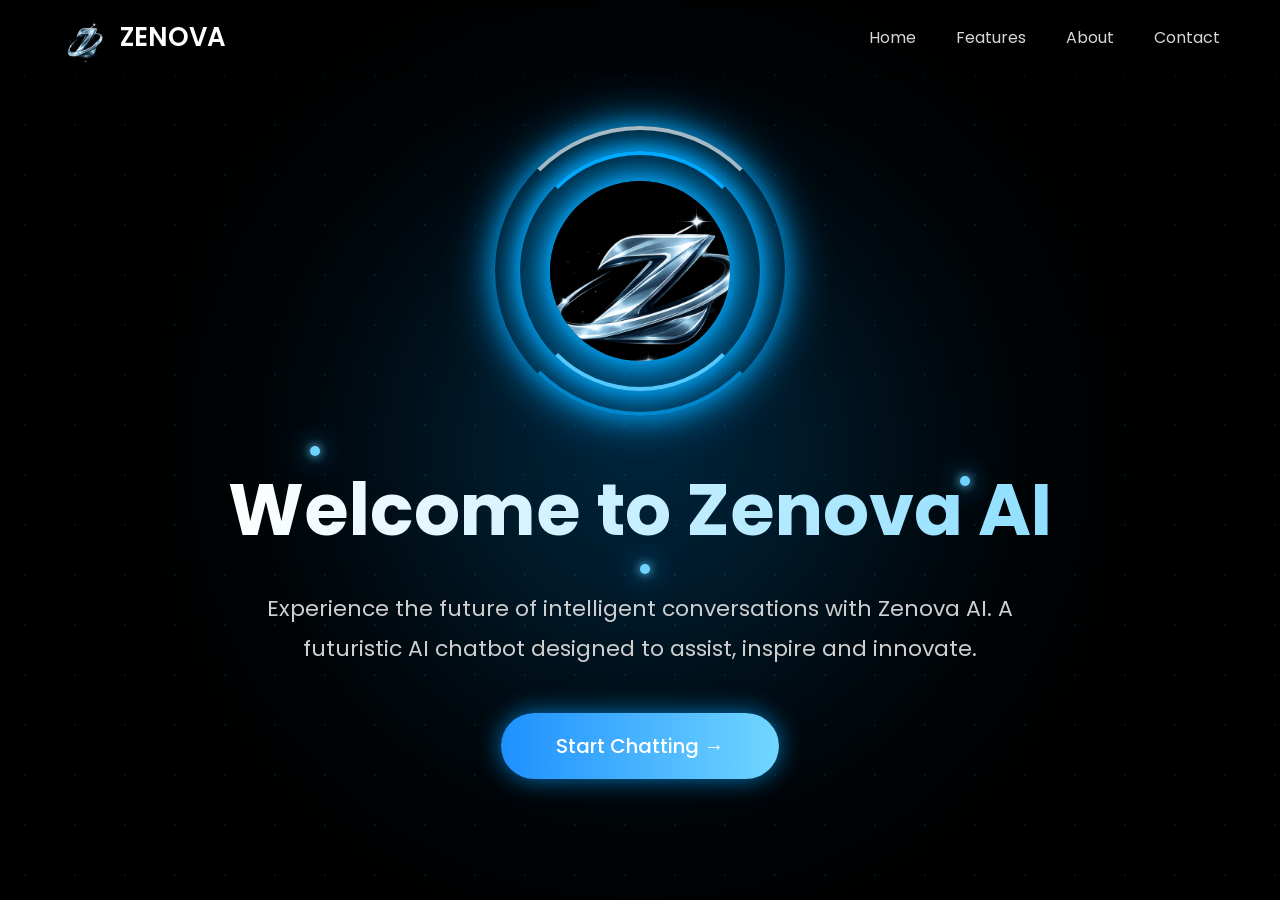
<file: frontend/index.html>
<!DOCTYPE html>
<html lang="en">

<head>

    <meta charset="UTF-8">

    <meta name="viewport" content="width=device-width, initial-scale=1.0">

    <title>Zenova AI</title>
    <link rel="icon" type="image/x-icon" href="./logo.jpeg">

    <link rel="stylesheet" href="style.css">

    <link href="https://fonts.googleapis.com/css2?family=Poppins:wght@300;400;500;600;700;800&display=swap"
        rel="stylesheet">

</head>

<body>

    <div class="particles"></div>

    <!-- NAVBAR -->

    <nav class="navbar">

        <div class="logo-section">

            <img src="./logo.jpeg">

            <h1>ZENOVA</h1>

        </div>

        <ul class="nav-links">

            <li><a href="#">Home</a></li>

            <li><a href="#">Features</a></li>

            <li><a href="#">About</a></li>

            <li><a href="#">Contact</a></li>

        </ul>

    </nav>

    <!-- HERO -->

    <section class="hero">

        <div class="background-glow"></div>

        <!-- LOGO -->

        <div class="logo-container">

            <div class="rotating-ring"></div>

            <div class="rotating-ring ring2"></div>

            <img src="./logo.jpeg" class="hero-logo">

        </div>

        <!-- TITLE -->

        <h1 class="animated-title">

            <span class="text-gradient">
                Welcome to Zenova AI
            </span>

            <div class="spark spark1"></div>
            <div class="spark spark2"></div>
            <div class="spark spark3"></div>

        </h1>

        <!-- DESCRIPTION -->

        <p>
            Experience the future of intelligent conversations with Zenova AI.
            A futuristic AI chatbot designed to assist, inspire and innovate.
        </p>

        <!-- BUTTON -->

        <button class="start-btn" onclick="openChat()">

            Start Chatting →

        </button>

    </section>

    <script src="script.js"></script>

</body>

</html>
</file>
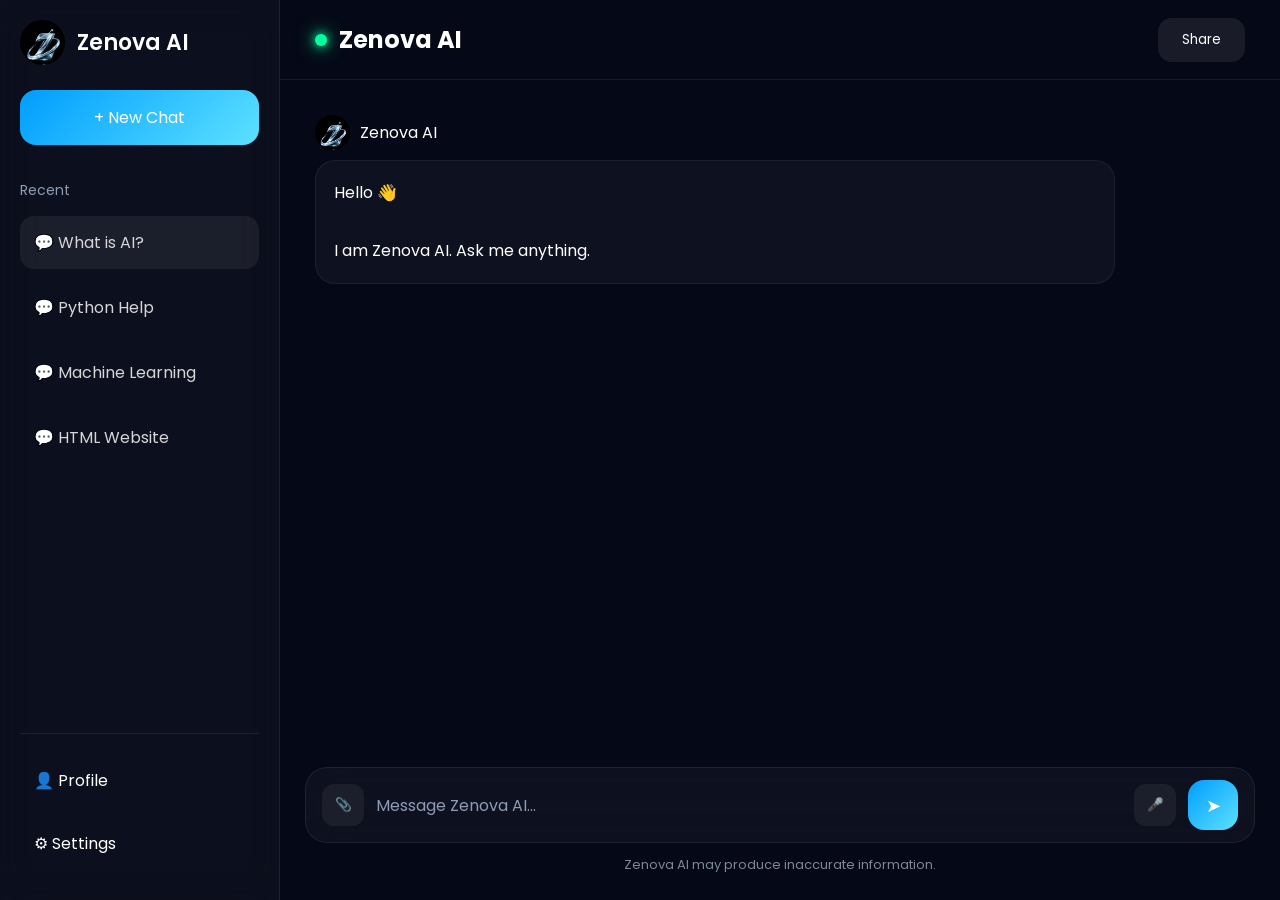
<file: frontend/chat.html>
<!DOCTYPE html>
<html lang="en">

<head>

    <meta charset="UTF-8">

    <meta name="viewport" content="width=device-width, initial-scale=1.0">

    <title>Zenova AI</title>
    
    <link rel="icon" type="image/x-icon" href="./logo.jpeg">

    <link rel="stylesheet" href="chat.css">

    <link href="https://fonts.googleapis.com/css2?family=Poppins:wght@300;400;500;600;700&display=swap"
        rel="stylesheet">

</head>

<body>

    <!-- SIDEBAR -->

    <div class="sidebar">

        <!-- TOP -->

        <div>

            <div class="logo-section">

                <img src="./logo.jpeg">

                <h2>Zenova AI</h2>

            </div>

            <!-- NEW CHAT -->

            <button class="new-chat">

                + New Chat

            </button>

            <!-- HISTORY -->

            <div class="history">

                <p class="history-title">
                    Recent
                </p>

                <div class="history-item active">
                    💬 What is AI?
                </div>

                <div class="history-item">
                    💬 Python Help
                </div>

                <div class="history-item">
                    💬 Machine Learning
                </div>

                <div class="history-item">
                    💬 HTML Website
                </div>

            </div>

        </div>

        <!-- BOTTOM -->

        <div class="bottom-menu">

            <div class="bottom-item">
                👤 Profile
            </div>

            <div class="bottom-item" id="settingsBtn">
                ⚙ Settings
            </div>

        </div>

    </div>

    <!-- MAIN CHAT -->

    <div class="main-chat">

        <!-- TOP BAR -->

        <div class="top-bar">

            <div class="top-left">

                <div class="live-dot"></div>

                <h1>Zenova AI</h1>

            </div>

            <button class="share-btn">

                Share

            </button>

        </div>

        <!-- CHAT BOX -->

        <div class="chat-box" id="chatBox">

            <!-- BOT -->

            <div class="bot-message">

                <div class="message-top">

                    <img src="./logo.jpeg">

                    <span>Zenova AI</span>

                </div>

                <div class="message-text">

                    Hello 👋 <br><br>

                    I am Zenova AI. Ask me anything.

                </div>

            </div>

        </div>

        <!-- INPUT -->

        <div class="input-wrapper">

            <div class="input-area">

                <button class="icon-btn">
                    📎
                </button>

                <input
                    type="text"
                    id="userInput"
                    placeholder="Message Zenova AI..."
                >

                <button class="icon-btn">
                    🎤
                </button>

                <button id="sendBtn" class="send-btn">

                    ➤

                </button>

            </div>

            <p class="bottom-text">
                Zenova AI may produce inaccurate information.
            </p>

        </div>

    </div>

    <!-- SETTINGS PANEL -->

    <div class="settings-panel" id="settingsPanel">

        <!-- HEADER -->

        <div class="settings-header">

            <button class="back-btn" id="closeSettings">

                ←

            </button>

            <h1>Gemini settings</h1>

        </div>

        <!-- SETTINGS ITEMS -->

        <div class="settings-list">

            <div class="setting-item">

                <div class="setting-icon">
                    🔗
                </div>

                <div>

                    <h3>Your public links</h3>

                    <p>
                        Control how you share chats and responses
                    </p>

                </div>

            </div>

            <div class="setting-item">

                <div class="setting-icon">
                    🔊
                </div>

                <div>

                    <h3>Gemini's voice</h3>

                    <p>
                        Choose how Gemini will sound
                    </p>

                </div>

            </div>

            <div class="setting-item">

                <div class="setting-icon">
                    ✨
                </div>

                <div>

                    <h3>Interrupt Live responses</h3>

                    <p>
                        Talk to interrupt Gemini in Live chats
                    </p>

                </div>

                <!-- SWITCH -->

                <label class="switch">

                    <input type="checkbox" checked>

                    <span class="slider"></span>

                </label>

            </div>

            <div class="setting-item">

                <div class="setting-icon">
                    💬
                </div>

                <div>

                    <h3>Caption preferences</h3>

                    <p>
                        Manage device captions
                    </p>

                </div>

            </div>

            <div class="setting-item">

                <div class="setting-icon">
                    🌐
                </div>

                <div>

                    <h3>Languages</h3>

                    <p>
                        For speaking to Gemini
                    </p>

                </div>

            </div>

            <div class="setting-item">

                <div class="setting-icon">
                    ✔
                </div>

                <div>

                    <h3>Talk to Gemini hands-free</h3>

                    <p>
                        Say "Hey Google"
                    </p>

                </div>

            </div>

            <div class="setting-item">

                <div class="setting-icon">
                    📱
                </div>

                <div>

                    <h3>Screen context</h3>

                    <p>
                        Allow Gemini to capture your screen
                    </p>

                </div>

            </div>

        </div>

    </div>

    <script src="chat.js"></script>

</body>

</html>
</file>
<file: frontend/style.css>
*{
    margin:0;
    padding:0;
    box-sizing:border-box;
    font-family:'Poppins',sans-serif;
}

body{
    background:#000;
    color:white;
    overflow:hidden;
    height:100vh;
}

/* PARTICLES */

.particles{
    position:absolute;
    width:100%;
    height:100%;

    background-image:
    radial-gradient(#00aaff 1px, transparent 1px);

    background-size:50px 50px;

    opacity:0.12;

    animation:moveParticles 20s linear infinite;

    z-index:-3;
}

@keyframes moveParticles{

    from{
        transform:translateY(0);
    }

    to{
        transform:translateY(-100px);
    }
}

/* NAVBAR */

.navbar{
    width:100%;
    height:75px;

    display:flex;
    justify-content:space-between;
    align-items:center;

    padding:0 60px;

    position:absolute;
    top:0;
    left:0;

    z-index:100;

    background:transparent;

    backdrop-filter:blur(5px);
}

/* LOGO */

.logo-section{
    display:flex;
    align-items:center;
    gap:12px;
}

.logo-section img{
    width:48px;
    height:48px;
    border-radius:50%;
}

.logo-section h1{
    font-size:26px;
    font-weight:600;
}

/* NAV LINKS */

.nav-links{
    display:flex;
    list-style:none;
    gap:40px;
}

.nav-links a{
    text-decoration:none;
    color:#d6d6d6;
    font-size:16px;
    transition:0.3s;
}

.nav-links a:hover{
    color:#45c7ff;
}

/* HERO */

.hero{
    width:100%;
    height:100vh;

    display:flex;
    flex-direction:column;
    justify-content:center;
    align-items:center;

    text-align:center;

    position:relative;

    overflow:hidden;
}

/* GLOW */

.background-glow{
    position:absolute;

    width:750px;
    height:750px;

    background:radial-gradient(circle,#009dff 0%, transparent 70%);

    filter:blur(120px);

    opacity:0.35;

    z-index:-2;

    animation:pulseGlow 5s infinite alternate;
}

@keyframes pulseGlow{

    from{
        transform:scale(0.8);
        opacity:0.3;
    }

    to{
        transform:scale(1.2);
        opacity:0.55;
    }
}

/* LOGO CONTAINER */

.logo-container{
    position:relative;

    width:300px;
    height:300px;

    display:flex;
    justify-content:center;
    align-items:center;

    margin-bottom:35px;
}

/* CENTER LOGO */

.hero-logo{
    width:180px;
    height:180px;

    border-radius:50%;

    object-fit:cover;

    z-index:2;

    cursor:pointer;

    box-shadow:
    0 0 20px #00aaff,
    0 0 50px #00aaff,
    0 0 90px rgba(0,170,255,0.8);

    animation:
    logoRotate 12s linear infinite,
    float 4s ease-in-out infinite;

    transition:0.5s;
}

/* FLOAT */

@keyframes float{

    0%{
        transform:translateY(0px);
    }

    50%{
        transform:translateY(-10px);
    }

    100%{
        transform:translateY(0px);
    }
}

/* LOGO ROTATION */

@keyframes logoRotate{

    from{
        transform:rotate(0deg);
    }

    to{
        transform:rotate(360deg);
    }
}

/* ROTATING RINGS */

.rotating-ring{
    position:absolute;

    width:240px;
    height:240px;

    border-radius:50%;

    border:4px solid transparent;

    border-top:4px solid #00aaff;

    border-bottom:4px solid #6fd3ff;

    animation:rotate 6s linear infinite;

    box-shadow:
    0 0 20px #00aaff,
    0 0 50px #00aaff;
}

/* SECOND RING */

.ring2{
    width:290px;
    height:290px;

    border-top:4px solid white;

    border-bottom:4px solid #00aaff;

    animation:rotateReverse 10s linear infinite;

    opacity:0.7;
}

/* RING ROTATION */

@keyframes rotate{

    from{
        transform:rotate(0deg);
    }

    to{
        transform:rotate(360deg);
    }
}

@keyframes rotateReverse{

    from{
        transform:rotate(360deg);
    }

    to{
        transform:rotate(0deg);
    }
}

/* HOVER EFFECT */

.logo-container:hover .hero-logo{

    animation:
    logoRotate 2s linear infinite,
    float 2s ease-in-out infinite;

    transform:scale(1.08);

    box-shadow:
    0 0 30px #00aaff,
    0 0 70px #00aaff,
    0 0 120px #00aaff;
}

.logo-container:hover .rotating-ring{

    animation-duration:1.5s;

    box-shadow:
    0 0 40px #00aaff,
    0 0 80px #00aaff,
    0 0 140px #00aaff;
}

/* TITLE */

.animated-title{
    position:relative;

    font-size:72px;

    font-weight:700;

    margin-bottom:25px;

    animation:titleFloat 4s ease-in-out infinite;
}

/* TITLE FLOAT */

@keyframes titleFloat{

    0%{
        transform:translateY(0px);
    }

    50%{
        transform:translateY(-10px);
    }

    100%{
        transform:translateY(0px);
    }
}

/* GRADIENT TEXT */

.text-gradient{

    background:linear-gradient(
        90deg,
        #ffffff,
        #8fdfff,
        #00aaff,
        #ffffff
    );

    background-size:300%;

    -webkit-background-clip:text;

    -webkit-text-fill-color:transparent;

    animation:shine 5s linear infinite;
}

/* SHINE EFFECT */

@keyframes shine{

    0%{
        background-position:0%;
    }

    100%{
        background-position:300%;
    }
}

/* SPARKS */

.spark{
    position:absolute;

    width:10px;
    height:10px;

    border-radius:50%;

    background:#6fd3ff;

    box-shadow:
    0 0 10px #6fd3ff,
    0 0 25px #00aaff,
    0 0 40px #00aaff;

    animation:sparkMove 3s linear infinite;
}

/* SPARK POSITIONS */

.spark1{
    top:-10px;
    left:10%;
}

.spark2{
    top:20px;
    right:10%;
    animation-delay:1s;
}

.spark3{
    bottom:-10px;
    left:50%;
    animation-delay:2s;
}

/* SPARK ANIMATION */

@keyframes sparkMove{

    0%{
        transform:translateY(0px) scale(1);
        opacity:1;
    }

    50%{
        transform:translateY(-20px) scale(1.5);
        opacity:0.7;
    }

    100%{
        transform:translateY(-40px) scale(0.5);
        opacity:0;
    }
}

/* DESCRIPTION */

.hero p{
    width:60%;

    font-size:22px;

    line-height:1.8;

    color:#cfcfcf;

    margin-bottom:45px;
}

/* BUTTON */

.start-btn{
    padding:18px 55px;

    border:none;

    border-radius:60px;

    font-size:20px;

    font-weight:500;

    color:white;

    cursor:pointer;

    background:linear-gradient(to right,#1e90ff,#71d6ff);

    box-shadow:
    0 0 25px rgba(0,162,255,0.7);

    transition:0.4s;
}

.start-btn:hover{

    transform:translateY(-5px) scale(1.05);

    box-shadow:
    0 0 50px rgba(0,162,255,1);
}

/* RESPONSIVE */

@media(max-width:992px){

    .animated-title{
        font-size:55px;
    }

    .hero p{
        width:80%;
        font-size:18px;
    }
}

@media(max-width:768px){

    .navbar{
        padding:0 20px;
    }

    .logo-section h1{
        font-size:22px;
    }

    .nav-links{
        gap:20px;
    }

    .nav-links a{
        font-size:14px;
    }

    .animated-title{
        font-size:42px;
    }

    .hero p{
        width:90%;
        font-size:16px;
    }

    .logo-container{
        width:220px;
        height:220px;
    }

    .hero-logo{
        width:130px;
        height:130px;
    }

    .rotating-ring{
        width:180px;
        height:180px;
    }

    .ring2{
        width:220px;
        height:220px;
    }

    .start-btn{
        padding:15px 40px;
        font-size:18px;
    }
}
</file>
<file: frontend/chat.css>
*{
    margin:0;
    padding:0;
    box-sizing:border-box;
    font-family:'Poppins',sans-serif;
}

body{
    background:#050816;
    color:white;
    height:100vh;
    overflow:hidden;
    display:flex;
}

/* SIDEBAR */

.sidebar{
    width:280px;
    height:100vh;

    background:rgba(255,255,255,0.03);

    border-right:1px solid rgba(255,255,255,0.08);

    backdrop-filter:blur(20px);

    display:flex;
    flex-direction:column;
    justify-content:space-between;

    padding:20px;
}

/* LOGO */

.logo-section{
    display:flex;
    align-items:center;
    gap:12px;
}

.logo-section img{
    width:45px;
    height:45px;
    border-radius:50%;
}

.logo-section h2{
    font-size:22px;
    font-weight:600;
}

/* NEW CHAT */

.new-chat{
    width:100%;

    margin-top:25px;

    padding:15px;

    border:none;

    border-radius:16px;

    background:linear-gradient(
        135deg,
        #009dff,
        #5ce1ff
    );

    color:white;

    font-size:16px;

    cursor:pointer;

    transition:0.3s;
}

.new-chat:hover{

    transform:translateY(-2px);

    box-shadow:
    0 0 25px rgba(0,157,255,0.6);
}

/* HISTORY */

.history{
    margin-top:35px;
}

.history-title{
    color:#8e9bb5;
    margin-bottom:15px;
    font-size:14px;
}

.history-item{
    padding:14px;
    border-radius:14px;
    margin-bottom:12px;
    cursor:pointer;
    transition:0.3s;
    color:#d6d6d6;
}

.history-item:hover,
.history-item.active{
    background:rgba(255,255,255,0.06);
}

/* BOTTOM */

.bottom-menu{
    border-top:1px solid rgba(255,255,255,0.08);
    padding-top:20px;
}

.bottom-item{
    padding:14px;
    border-radius:14px;
    cursor:pointer;
    margin-bottom:10px;
    transition:0.3s;
}

.bottom-item:hover{
    background:rgba(255,255,255,0.06);
}

/* MAIN CHAT */

.main-chat{
    flex:1;
    display:flex;
    flex-direction:column;
    justify-content:space-between;
}

/* TOP BAR */

.top-bar{
    height:80px;

    display:flex;
    justify-content:space-between;
    align-items:center;

    padding:0 35px;

    border-bottom:1px solid rgba(255,255,255,0.08);
}

.top-left{
    display:flex;
    align-items:center;
    gap:12px;
}

.live-dot{
    width:12px;
    height:12px;
    border-radius:50%;
    background:#00ff9d;

    box-shadow:
    0 0 10px #00ff9d,
    0 0 20px #00ff9d;
}

.top-left h1{
    font-size:24px;
}

/* SHARE */

.share-btn{
    padding:12px 24px;

    border:none;

    border-radius:14px;

    background:rgba(255,255,255,0.08);

    color:white;

    cursor:pointer;

    transition:0.3s;
}

.share-btn:hover{
    background:#009dff;
}

/* CHAT AREA */

.chat-box{
    flex:1;

    overflow-y:auto;

    padding:35px;

    display:flex;
    flex-direction:column;
}

/* MESSAGES */

.user-message,
.bot-message{

    max-width:800px;

    margin-bottom:25px;

    animation:fadeIn 0.3s ease;
}

@keyframes fadeIn{

    from{
        opacity:0;
        transform:translateY(10px);
    }

    to{
        opacity:1;
        transform:translateY(0);
    }
}

/* USER */

.user-message{
    margin-left:auto;
}

.user-message .message-text{

    background:linear-gradient(
        135deg,
        #009dff,
        #5ce1ff
    );

    padding:18px;

    border-radius:20px;

    line-height:1.8;
}

/* BOT */

.bot-message .message-top{

    display:flex;
    align-items:center;

    gap:10px;

    margin-bottom:10px;
}

.bot-message .message-top img{
    width:35px;
    height:35px;
    border-radius:50%;
}

.bot-message .message-text{

    background:rgba(255,255,255,0.04);

    border:1px solid rgba(255,255,255,0.06);

    padding:18px;

    border-radius:20px;

    line-height:1.8;
}

/* INPUT */

.input-wrapper{
    padding:25px;
}

.input-area{

    display:flex;
    align-items:center;

    gap:12px;

    background:rgba(255,255,255,0.04);

    border:1px solid rgba(255,255,255,0.08);

    border-radius:22px;

    padding:12px 16px;

    backdrop-filter:blur(20px);
}

.input-area input{

    flex:1;

    background:none;

    border:none;

    outline:none;

    color:white;

    font-size:16px;
}

.input-area input::placeholder{
    color:#8e9bb5;
}

/* ICON BUTTON */

.icon-btn{

    width:42px;
    height:42px;

    border:none;

    border-radius:12px;

    background:rgba(255,255,255,0.06);

    color:white;

    cursor:pointer;

    transition:0.3s;
}

.icon-btn:hover{
    background:#009dff;
}

/* SEND BUTTON */

.send-btn{

    width:50px;
    height:50px;

    border:none;

    border-radius:16px;

    background:linear-gradient(
        135deg,
        #009dff,
        #5ce1ff
    );

    color:white;

    font-size:18px;

    cursor:pointer;

    transition:0.3s;
}

.send-btn:hover{

    transform:scale(1.05);

    box-shadow:
    0 0 25px rgba(0,157,255,0.7);
}

/* BOTTOM TEXT */

.bottom-text{

    text-align:center;

    margin-top:12px;

    color:#7d8798;

    font-size:13px;
}

/* SETTINGS PANEL */

.settings-panel{

    position:fixed;

    top:0;
    right:-420px;

    width:420px;
    height:100vh;

    background:#ffffff;

    color:#111;

    z-index:999;

    transition:0.4s ease;

    overflow-y:auto;

    padding:25px;
}

.settings-panel.active{

    right:0;
}

/* PROFILE PANEL */

.profile-panel{

    position:fixed;

    left:-350px;
    top:0;

    width:320px;
    height:100vh;

    background:#111827;

    z-index:999;

    transition:0.4s;

    padding:25px;
}

.profile-panel.active{

    left:0;
}

/* PROFILE HEADER */

.profile-header{

    display:flex;
    align-items:center;

    gap:18px;

    margin-bottom:40px;
}

.profile-header h1{

    font-size:32px;
}

/* PROFILE OPTIONS */

.profile-option{

    padding:18px;

    border-radius:16px;

    background:rgba(255,255,255,0.05);

    margin-bottom:18px;

    cursor:pointer;

    transition:0.3s;
}

.profile-option:hover{

    background:#009dff;
}

.logout:hover{

    background:#ff3b3b;
}

/* AUTH MODAL */

.auth-modal{

    position:fixed;

    top:0;
    left:0;

    width:100%;
    height:100%;

    background:rgba(0,0,0,0.7);

    display:none;

    justify-content:center;
    align-items:center;

    z-index:1000;
}

.auth-modal.active{

    display:flex;
}

/* AUTH BOX */

.auth-box{

    width:420px;

    background:#111827;

    padding:35px;

    border-radius:24px;

    display:flex;
    flex-direction:column;

    gap:18px;
}

.auth-box h2{

    text-align:center;

    margin-bottom:10px;
}

.auth-box input{

    padding:16px;

    border:none;

    outline:none;

    border-radius:14px;

    background:#1f2937;

    color:white;
}

.auth-btn{

    padding:16px;

    border:none;

    border-radius:16px;

    background:linear-gradient(
        135deg,
        #009dff,
        #5ce1ff
    );

    color:white;

    font-size:16px;

    cursor:pointer;

    transition:0.3s;
}

.auth-btn:hover{

    transform:scale(1.03);
}

/* BACK BUTTON */

.back-btn{

    border:none;

    background:none;

    color:white;

    font-size:28px;

    cursor:pointer;
}

/* SCROLLBAR */

::-webkit-scrollbar{
    width:6px;
}

::-webkit-scrollbar-thumb{
    background:#009dff;
    border-radius:20px;
}
</file>
